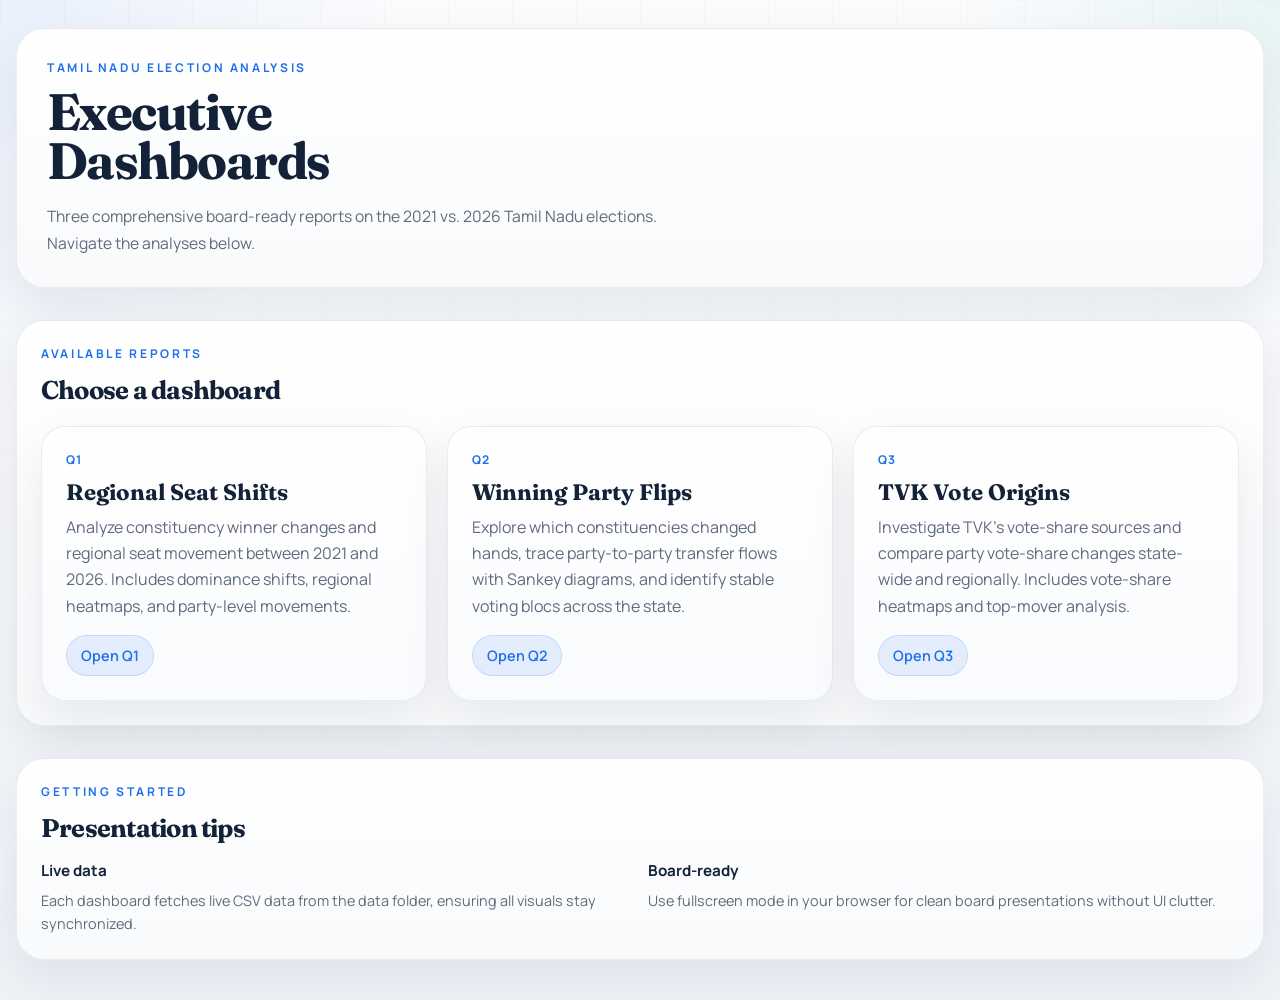
<file: public/index.html>
<!doctype html>
<html lang="en">
<head>
  <meta charset="utf-8" />
  <meta name="viewport" content="width=device-width,initial-scale=1" />
  <title>Tamil Nadu Election Analysis — Executive Dashboards</title>
  <link href="https://fonts.googleapis.com/css2?family=Fraunces:opsz,wght@9..144,600;700&family=Manrope:wght@400;500;600;700;800&display=swap" rel="stylesheet">
  <link rel="stylesheet" href="css/main.css">
  <style>
    .dashboard-grid {
      display: grid;
      grid-template-columns: repeat(auto-fit, minmax(300px, 1fr));
      gap: 20px;
      margin-top: 20px;
    }

    .dashboard-card {
      display: flex;
      flex-direction: column;
      padding: 24px;
      border-radius: 24px;
      background: linear-gradient(180deg, #ffffff, #fafbfe);
      border: 1px solid var(--border);
      box-shadow: var(--shadow);
      transition: transform 0.2s, box-shadow 0.2s;
      text-decoration: none;
      color: inherit;
    }

    .dashboard-card:hover {
      transform: translateY(-4px);
      box-shadow: 0 24px 60px rgba(15, 23, 42, 0.12);
    }

    .dashboard-card h3 {
      margin: 0 0 8px;
      font-family: "Fraunces", serif;
      font-size: 1.4rem;
      font-weight: 700;
      color: var(--text);
    }

    .dashboard-card .badge {
      display: inline-block;
      font-size: 0.75rem;
      text-transform: uppercase;
      letter-spacing: 0.1em;
      color: var(--accent);
      font-weight: 700;
      margin-bottom: 10px;
    }

    .dashboard-card p {
      margin: 0 0 16px;
      color: var(--muted);
      line-height: 1.65;
      flex-grow: 1;
    }

    .dashboard-card .pill {
      align-self: flex-start;
    }

    .hero-side {
      justify-self: end;
    }

    .section {
      margin-top: 32px;
    }

    @media (max-width: 1180px) {
      .hero {
        grid-template-columns: 1fr;
      }

      .dashboard-grid {
        grid-template-columns: 1fr;
      }
    }
  </style>
</head>
<body>
  <main class="shell">
    <section class="hero card">
      <div class="hero-copy">
        <p class="eyebrow">Tamil Nadu election analysis</p>
        <h1>Executive Dashboards</h1>
        <p class="hero-text">
          Three comprehensive board-ready reports on the 2021 vs. 2026 Tamil Nadu elections. Navigate the analyses below.
        </p>
      </div>
    </section>

    <section class="card section">
      <div class="section-head">
        <div>
          <p class="section-kicker">Available reports</p>
          <h2>Choose a dashboard</h2>
        </div>
      </div>

      <div class="dashboard-grid">
        <a href="q1.html" class="dashboard-card">
          <span class="badge">Q1</span>
          <h3>Regional Seat Shifts</h3>
          <p>Analyze constituency winner changes and regional seat movement between 2021 and 2026. Includes dominance shifts, regional heatmaps, and party-level movements.</p>
          <span class="pill pill-accent">Open Q1</span>
        </a>

        <a href="q2.html" class="dashboard-card">
          <span class="badge">Q2</span>
          <h3>Winning Party Flips</h3>
          <p>Explore which constituencies changed hands, trace party-to-party transfer flows with Sankey diagrams, and identify stable voting blocs across the state.</p>
          <span class="pill pill-accent">Open Q2</span>
        </a>

        <a href="q3.html" class="dashboard-card">
          <span class="badge">Q3</span>
          <h3>TVK Vote Origins</h3>
          <p>Investigate TVK's vote-share sources and compare party vote-share changes state-wide and regionally. Includes vote-share heatmaps and top-mover analysis.</p>
          <span class="pill pill-accent">Open Q3</span>
        </a>
      </div>
    </section>

    <section class="card section footer-card">
      <div class="section-head">
        <div>
          <p class="section-kicker">Getting started</p>
          <h2>Presentation tips</h2>
        </div>
      </div>
      <div style="display: grid; grid-template-columns: repeat(2, 1fr); gap: 16px;">
        <div>
          <h4 style="margin: 0 0 8px; font-size: 0.95rem; font-weight: 700;">Live data</h4>
          <p style="margin: 0; color: var(--muted); font-size: 0.9rem; line-height: 1.6;">Each dashboard fetches live CSV data from the data folder, ensuring all visuals stay synchronized.</p>
        </div>
        <div>
          <h4 style="margin: 0 0 8px; font-size: 0.95rem; font-weight: 700;">Board-ready</h4>
          <p style="margin: 0; color: var(--muted); font-size: 0.9rem; line-height: 1.6;">Use fullscreen mode in your browser for clean board presentations without UI clutter.</p>
        </div>
      </div>
    </section>
  </main>
</body>
</html>
</file>
<file: public/css/main.css>
:root {
  color-scheme: light;
  --bg: #f5f7fb;
  --bg-soft: #ffffff;
  --panel: rgba(255, 255, 255, 0.92);
  --panel-strong: rgba(255, 255, 255, 0.98);
  --panel-soft: #f8fafc;
  --border: rgba(15, 23, 42, 0.08);
  --text: #132238;
  --muted: #5f6b7d;
  --accent: #1f6feb;
  --accent-2: #0f9d8a;
  --danger: #c24141;
  --success: #1f8a4c;
  --shadow: 0 18px 50px rgba(15, 23, 42, 0.08);
}

* {
  box-sizing: border-box;
}

html {
  scroll-behavior: smooth;
}

body {
  margin: 0;
  min-height: 100vh;
  font-family: "Manrope", sans-serif;
  color: var(--text);
  background:
    radial-gradient(circle at top left, rgba(31, 111, 235, 0.08), transparent 24%),
    radial-gradient(circle at top right, rgba(15, 157, 138, 0.08), transparent 20%),
    linear-gradient(180deg, #fbfcfe 0%, #f5f7fb 48%, #eef3f8 100%);
}

body::before {
  content: "";
  position: fixed;
  inset: 0;
  background-image: linear-gradient(rgba(15, 23, 42, 0.03) 1px, transparent 1px), linear-gradient(90deg, rgba(15, 23, 42, 0.03) 1px, transparent 1px);
  background-size: 64px 64px;
  mask-image: linear-gradient(180deg, rgba(0, 0, 0, 0.45), transparent 95%);
  pointer-events: none;
}

.backdrop {
  position: fixed;
  inset: auto;
  border-radius: 50%;
  filter: blur(10px);
  pointer-events: none;
  opacity: 0.75;
}

.backdrop-one {
  width: 360px;
  height: 360px;
  left: -90px;
  top: 120px;
  background: rgba(31, 111, 235, 0.08);
}

.backdrop-two {
  width: 420px;
  height: 420px;
  right: -120px;
  top: 70px;
  background: rgba(15, 157, 138, 0.08);
}

.shell {
  position: relative;
  z-index: 1;
  width: min(1440px, calc(100vw - 32px));
  margin: 0 auto;
  padding: 28px 0 40px;
}

.card {
  background: linear-gradient(180deg, rgba(255, 255, 255, 0.98), rgba(248, 250, 252, 0.98));
  border: 1px solid var(--border);
  box-shadow: var(--shadow);
  border-radius: 28px;
  backdrop-filter: blur(12px);
}

.card-soft {
  background: var(--panel-soft);
  border: 1px solid var(--border);
  border-radius: 20px;
}

.hero {
  display: grid;
  grid-template-columns: minmax(0, 1.6fr) minmax(320px, 0.9fr);
  gap: 24px;
  padding: 30px;
}

.hero-copy h1,
.section h2 {
  margin: 0;
  font-family: "Fraunces", serif;
  letter-spacing: -0.03em;
}

.hero-copy h1 {
  font-size: clamp(2.3rem, 4vw, 4.6rem);
  line-height: 0.95;
  max-width: 12ch;
}

.eyebrow,
.section-kicker {
  margin: 0 0 12px;
  text-transform: uppercase;
  letter-spacing: 0.22em;
  font-size: 0.75rem;
  color: var(--accent);
  font-weight: 700;
}

.hero-text,
.section-note,
.status {
  color: var(--muted);
  line-height: 1.7;
  font-size: 0.98rem;
}

.hero-text {
  margin: 18px 0 0;
  max-width: 62ch;
}

.hero-actions {
  display: flex;
  flex-wrap: wrap;
  gap: 10px;
  margin-top: 22px;
}

.pill {
  display: inline-flex;
  align-items: center;
  gap: 8px;
  padding: 10px 14px;
  border-radius: 999px;
  background: #ffffff;
  color: var(--text);
  border: 1px solid var(--border);
  font-size: 0.9rem;
  font-weight: 600;
}

.pill-accent {
  background: rgba(31, 111, 235, 0.1);
  color: var(--accent);
  border-color: rgba(31, 111, 235, 0.16);
}

.hero-side {
  display: grid;
  gap: 14px;
  align-content: start;
}

.status {
  padding: 18px;
}

.insight-strip {
  display: grid;
  gap: 12px;
}

.insight-card {
  padding: 16px 18px;
  border-radius: 20px;
  border: 1px solid var(--border);
  background: #ffffff;
}

.insight-card strong {
  display: block;
  margin-bottom: 6px;
  font-size: 0.95rem;
}

.insight-card span {
  color: var(--muted);
  line-height: 1.55;
  font-size: 0.9rem;
}

.metrics-grid {
  margin: 18px 0 24px;
  display: grid;
  grid-template-columns: repeat(4, minmax(0, 1fr));
  gap: 16px;
}

.metric {
  padding: 20px;
  border-radius: 24px;
  background: linear-gradient(180deg, #ffffff, #fafbfe);
  border: 1px solid var(--border);
}

.metric .label {
  font-size: 0.82rem;
  text-transform: uppercase;
  letter-spacing: 0.18em;
  color: var(--muted);
}

.metric .value {
  margin-top: 14px;
  font-size: clamp(1.7rem, 2vw, 2.4rem);
  font-weight: 800;
  letter-spacing: -0.04em;
}

.metric .detail {
  margin-top: 8px;
  color: var(--muted);
  line-height: 1.6;
}

.section {
  padding: 24px;
  margin-bottom: 20px;
}

.section-head {
  display: flex;
  justify-content: space-between;
  align-items: end;
  gap: 18px;
  margin-bottom: 16px;
}

.section-head h2 {
  font-size: clamp(1.5rem, 2vw, 2.2rem);
}

.section-note {
  max-width: 42ch;
  margin: 0;
}

.chart-frame {
  position: relative;
  width: 100%;
}

.chart-frame.large {
  height: 460px;
}

.chart-frame.medium {
  height: 420px;
}

.chart-frame canvas {
  width: 100% !important;
  height: 100% !important;
}

.two-col {
  display: grid;
  grid-template-columns: repeat(2, minmax(0, 1fr));
  gap: 20px;
  margin-bottom: 20px;
}

.table-wrap {
  overflow: auto;
  border-radius: 20px;
  border: 1px solid var(--border);
}

.data-table {
  width: 100%;
  border-collapse: collapse;
  min-width: 640px;
}

.data-table thead th {
  position: sticky;
  top: 0;
  background: #f8fafc;
  color: var(--text);
  text-align: left;
  font-size: 0.82rem;
  letter-spacing: 0.08em;
  text-transform: uppercase;
  padding: 16px 14px;
  border-bottom: 1px solid var(--border);
}

.data-table tbody td {
  padding: 14px;
  color: var(--text);
  border-bottom: 1px solid var(--border);
}

.data-table tbody tr:nth-child(even) td {
  background: #fbfcfe;
}

.change-pill {
  display: inline-flex;
  align-items: center;
  justify-content: center;
  min-width: 84px;
  padding: 8px 10px;
  border-radius: 999px;
  font-weight: 700;
}

.change-positive {
  background: rgba(31, 138, 76, 0.12);
  color: var(--success);
}

.change-negative {
  background: rgba(194, 65, 65, 0.12);
  color: var(--danger);
}

.change-neutral {
  background: rgba(15, 23, 42, 0.05);
  color: var(--text);
}

.heatmap-container {
  overflow: auto;
}

.heatmap {
  min-width: 720px;
  border-collapse: separate;
  border-spacing: 8px;
}

.heatmap th,
.heatmap td {
  padding: 12px 10px;
  text-align: center;
  border-radius: 14px;
}

.heatmap th {
  background: #f8fafc;
  color: var(--text);
  font-size: 0.82rem;
  letter-spacing: 0.07em;
  text-transform: uppercase;
}

.heatmap .row-label {
  text-align: left;
  background: #f8fafc;
  color: var(--text);
  font-weight: 700;
}

.heatmap .heat-cell {
  position: relative;
  font-weight: 700;
  color: #132238;
  border: 1px solid rgba(15, 23, 42, 0.08);
  box-shadow: inset 0 0 0 1px rgba(255, 255, 255, 0.22);
}

.heatmap .heat-cell::after {
  content: attr(data-label);
}

.summary-grid {
  display: grid;
  grid-template-columns: repeat(3, minmax(0, 1fr));
  gap: 16px;
}

.summary-card {
  padding: 18px;
  border-radius: 20px;
  border: 1px solid var(--border);
  background: #ffffff;
}

.summary-card h3 {
  margin: 0 0 10px;
  font-size: 1.02rem;
}

.summary-card p {
  margin: 0;
  color: var(--muted);
  line-height: 1.65;
}

.footer-card {
  margin-bottom: 0;
}

.empty-state,
.error-state {
  padding: 18px;
  border-radius: 16px;
  background: #ffffff;
  color: var(--muted);
}

@media (max-width: 1180px) {
  .hero,
  .two-col {
    grid-template-columns: 1fr;
  }

  .metrics-grid,
  .summary-grid {
    grid-template-columns: repeat(2, minmax(0, 1fr));
  }

  .hero-copy h1 {
    max-width: 14ch;
  }
}

@media (max-width: 760px) {
  .shell {
    width: min(100vw - 20px, 1440px);
    padding-top: 12px;
  }

  .hero,
  .section {
    padding: 18px;
    border-radius: 22px;
  }

  .section-head {
    flex-direction: column;
    align-items: start;
  }

  .metrics-grid,
  .summary-grid {
    grid-template-columns: 1fr;
  }

  .chart-frame.large {
    height: 390px;
  }

  .chart-frame.medium {
    height: 360px;
  }
}
</file>
